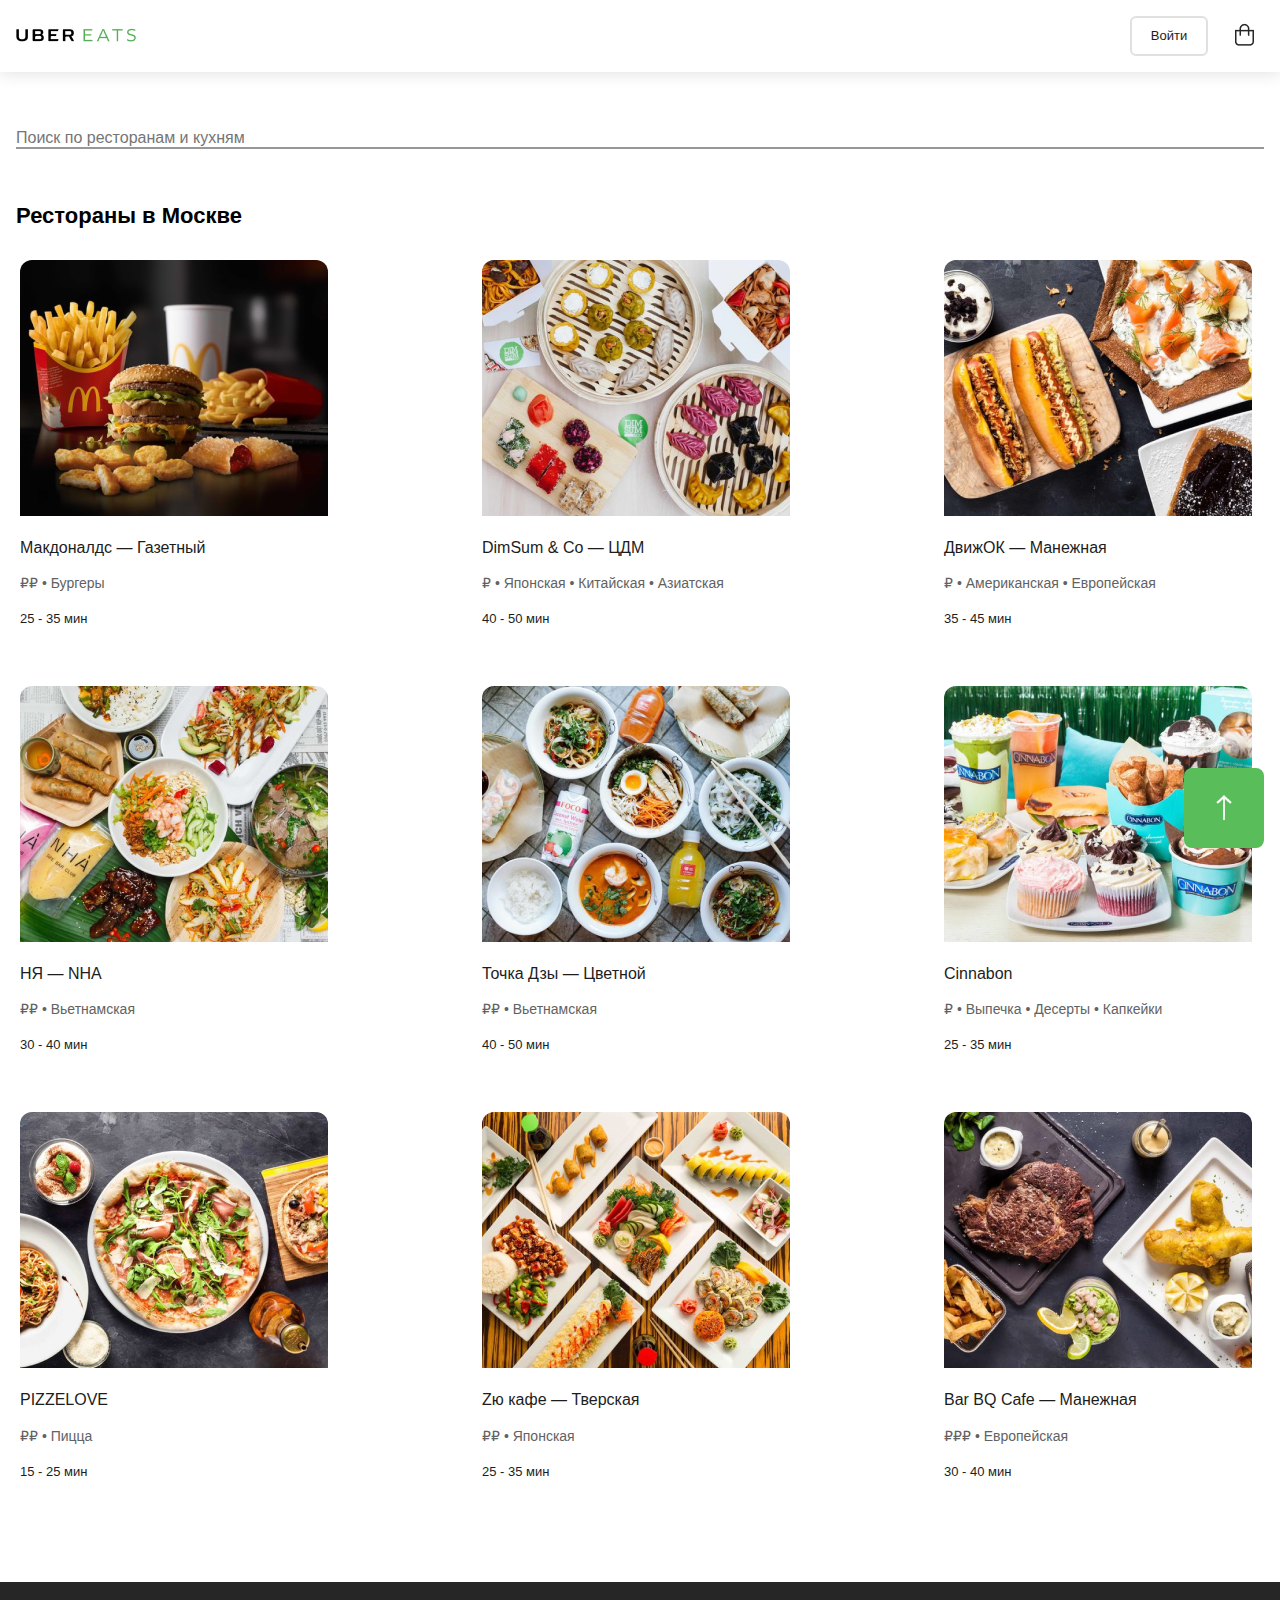
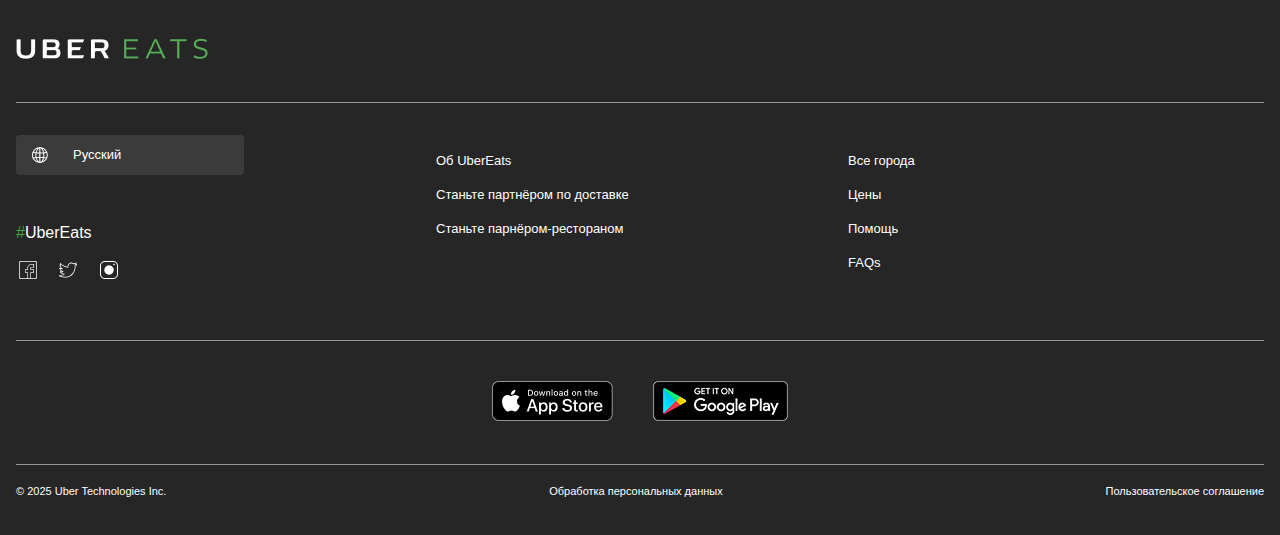
<file: index.html>
<!DOCTYPE html>
<html lang="en">

<head>
    <meta charset="UTF-8">
    <meta name="viewport" content="width=device-width, initial-scale=1.0">
    <link rel="stylesheet" href="styles/styles.css">

    <link rel="apple-touch-icon" sizes="180x180" href="files/source/apple-touch-icon.png">
    <link rel="icon" type="image/png" sizes="32x32" href="files/source/favicon-32x32.png">
    <link rel="icon" type="image/png" sizes="16x16" href="files/source/favicon-16x16.png">

    <title>UBER EATS</title>
</head>



<body>

    <div class="page">


        <!-- Header -->
        <header>
            <div class="container">
                <div class="header">
                    <a class="header-logo" href="#"><img src="images/logo.png" alt="logo"></a>

                    <div class="buttons">
                        <button class="log-in" type="button">Войти</button>
                        <button class="basket" type="button"><img src="images/basket.png" alt="basket"></button>
                    </div>
                </div>
            </div>
        </header>


        <!-- Search -->
        <section>
            <div class="container">
                <div class="search-section">
                    <input class="search-input" type="text" placeholder="Поиск по ресторанам и кухням">
                </div>
            </div>
        </section>


        <!-- Button up -->
        <div class="container">
            <a href="#">
                <button class="button-up"></button>
            </a>
        </div>


        <!-- Cards -->
        <div class="container">
            <h1 class="cards-title">Рестораны в Москве</h1>

            <div class="cards">
                <div class="card">
                    <a class="card-pushkin" href="/pushkin.html"></a>
                    <img class="card-img" src="images/photo-1.png" alt="MC">

                    <h2 class="card-header">Макдоналдс — Газетный</h2>
                    <p class="card-description">₽₽ • Бургеры</p>
                    <p class="card-time">25 - 35 мин</p>
                </div>

                <div class="card">
                    <a class="card-pushkin" href="pushkin.html"></a>
                    <img class="card-img" src="images/photo-2.png" alt="DimSum">

                    <h2 class="card-header">DimSum & Co — ЦДМ</h2>
                    <p class="card-description">₽ • Японская • Китайская • Азиатская</p>
                    <p class="card-time">40 - 50 мин</p>
                </div>

                <div class="card">
                    <a class="card-pushkin" href="pushkin.html"></a>
                    <img class="card-img" src="images/photo-3.png" alt="DvigOk">

                    <h2 class="card-header">ДвижОК — Манежная</h2>
                    <p class="card-description">₽ • Американская • Европейская</p>
                    <p class="card-time">35 - 45 мин</p>
                </div>

                <div class="card">
                    <a class="card-pushkin" href="pushkin.html"></a>
                    <img class="card-img" src="images/photo-4.jpg" alt="NJ">

                    <h2 class="card-header">НЯ — NHA</h2>
                    <p class="card-description">₽₽ • Вьетнамская</p>
                    <p class="card-time">30 - 40 мин</p>
                </div>

                <div class="card">
                    <a class="card-pushkin" href="pushkin.html"></a>
                    <img class="card-img" src="images/photo-5.jpg" alt="TD">

                    <h2 class="card-header">Точка Дзы — Цветной</h2>
                    <p class="card-description">₽₽ • Вьетнамская</p>
                    <p class="card-time">40 - 50 мин</p>
                </div>

                <div class="card">
                    <a class="card-pushkin" href="pushkin.html"></a>
                    <img class="card-img" src="images/photo-6.jpg" alt="DvigOk">

                    <h2 class="card-header">Cinnabon</h2>
                    <p class="card-description">₽ • Выпечка • Десерты • Капкейки</p>
                    <p class="card-time">25 - 35 мин</p>
                </div>

                <div class="card">
                    <a class="card-pushkin" href="pushkin.html"></a>
                    <img class="card-img" src="images/photo-7.jpg" alt="PIZZELOVE">

                    <h2 class="card-header">PIZZELOVE</h2>
                    <p class="card-description">₽₽ • Пицца</p>
                    <p class="card-time">15 - 25 мин</p>
                </div>

                <div class="card">
                    <a class="card-pushkin" href="pushkin.html"></a>
                    <img class="card-img" src="images/photo-8.jpg" alt="Zu">

                    <h2 class="card-header">Zю кафе — Тверская</h2>
                    <p class="card-description">₽₽ • Японская</p>
                    <p class="card-time">25 - 35 мин</p>
                </div>

                <div class="card">
                    <a class="card-pushkin" href="pushkin.html"></a>
                    <img class="card-img" src="images/photo-9.jpg" alt="BBQ">

                    <h2 class="card-header">Bar BQ Cafe — Манежная</h2>
                    <p class="card-description">₽₽₽ • Европейская</p>
                    <p class="card-time">30 - 40 мин</p>
                </div>

            </div>

        </div>


        <!-- Footer -->
        <footer class="footer">
            <div class="container">

                <div class="footer-logo">
                    <a href="#"><img src="/images/footer-logo.png" alt="footer-logo"></a>
                </div>

                <div class="footer-blocks">

                    <div class="footer-block-1">

                        <div class="language-picker">
                            <div class="language-picker-form">
                                <label for="language-picker-select"><img src="/images/world.png" alt="world"></label>
                                <select class="language-form-select">
                                    <option selected>Русский</option>
                                    <option value="1">Английский</option>
                                </select>
                            </div>
                        </div>

                        <div class="uber-eats-txt">
                            <div class="uber-hex">
                                <p>#</p>
                            </div>
                            <div class="uber-txt">
                                <p>UberEats</p>
                            </div>
                        </div>

                        <div class="block-img">

                            <a class="block-img-fb" href="#" target="_blank"><img src="/images/facebook.png"
                                    alt="facebook"></a>
                            <a class="block-img-twit" href="#" target="_blank"><img src="/images/twitter.png"
                                    alt="twitter"></a>
                            <a class="block-img-inst" href="#" target="_blank"><img src="/images/instagram.png"
                                    alt="instagram"></a>
                        </div>
                    </div>

                    <div class="footer-block-2">
                        <div class="block-links-2">
                            <p><a class="block-link" href="#">Об UberEats</a></p>
                            <p><a class="block-link" href="#">Станьте партнёром по доставке</a></p>
                            <p class="last-link"><a class="block-link" href="#">Станьте парнёром-рестораном</a></p>
                        </div>
                    </div>

                    <div class="footer-block-3">
                        <div class="block-links-3">
                            <p class="first-link"><a class="block-link" href="#">Все города</a></p>
                            <p><a class="block-link" href="#">Цены</a></p>
                            <p><a class="block-link" href="#">Помощь</a></p>
                            <p><a class="block-link" href="#">FAQs</a></p>
                        </div>
                    </div>
                </div>

                <div class="stores">
                    <div class="app-store">
                        <a href="#" target="_blank"><img src="/images/App_Store.png" alt="app-store"></a>
                    </div>
                    <div class="google-play">
                        <a href="#" target="_blank"><img src="/images/Google_Play.png" alt="google-play"></a>
                    </div>
                </div>

                <div class="copyrights">
                    <p><a class="copyright-txt" href="#">© 2025 Uber Technologies Inc.</a></p>
                    <p><a class="copyright-txt" href="#">Обработка персональных данных</a></p>
                    <p><a class="copyright-txt" href="#">Пользовательское соглашение</a></p>
                </div>
            </div>
        </footer>
    </div>
</body>

</html>
</file>
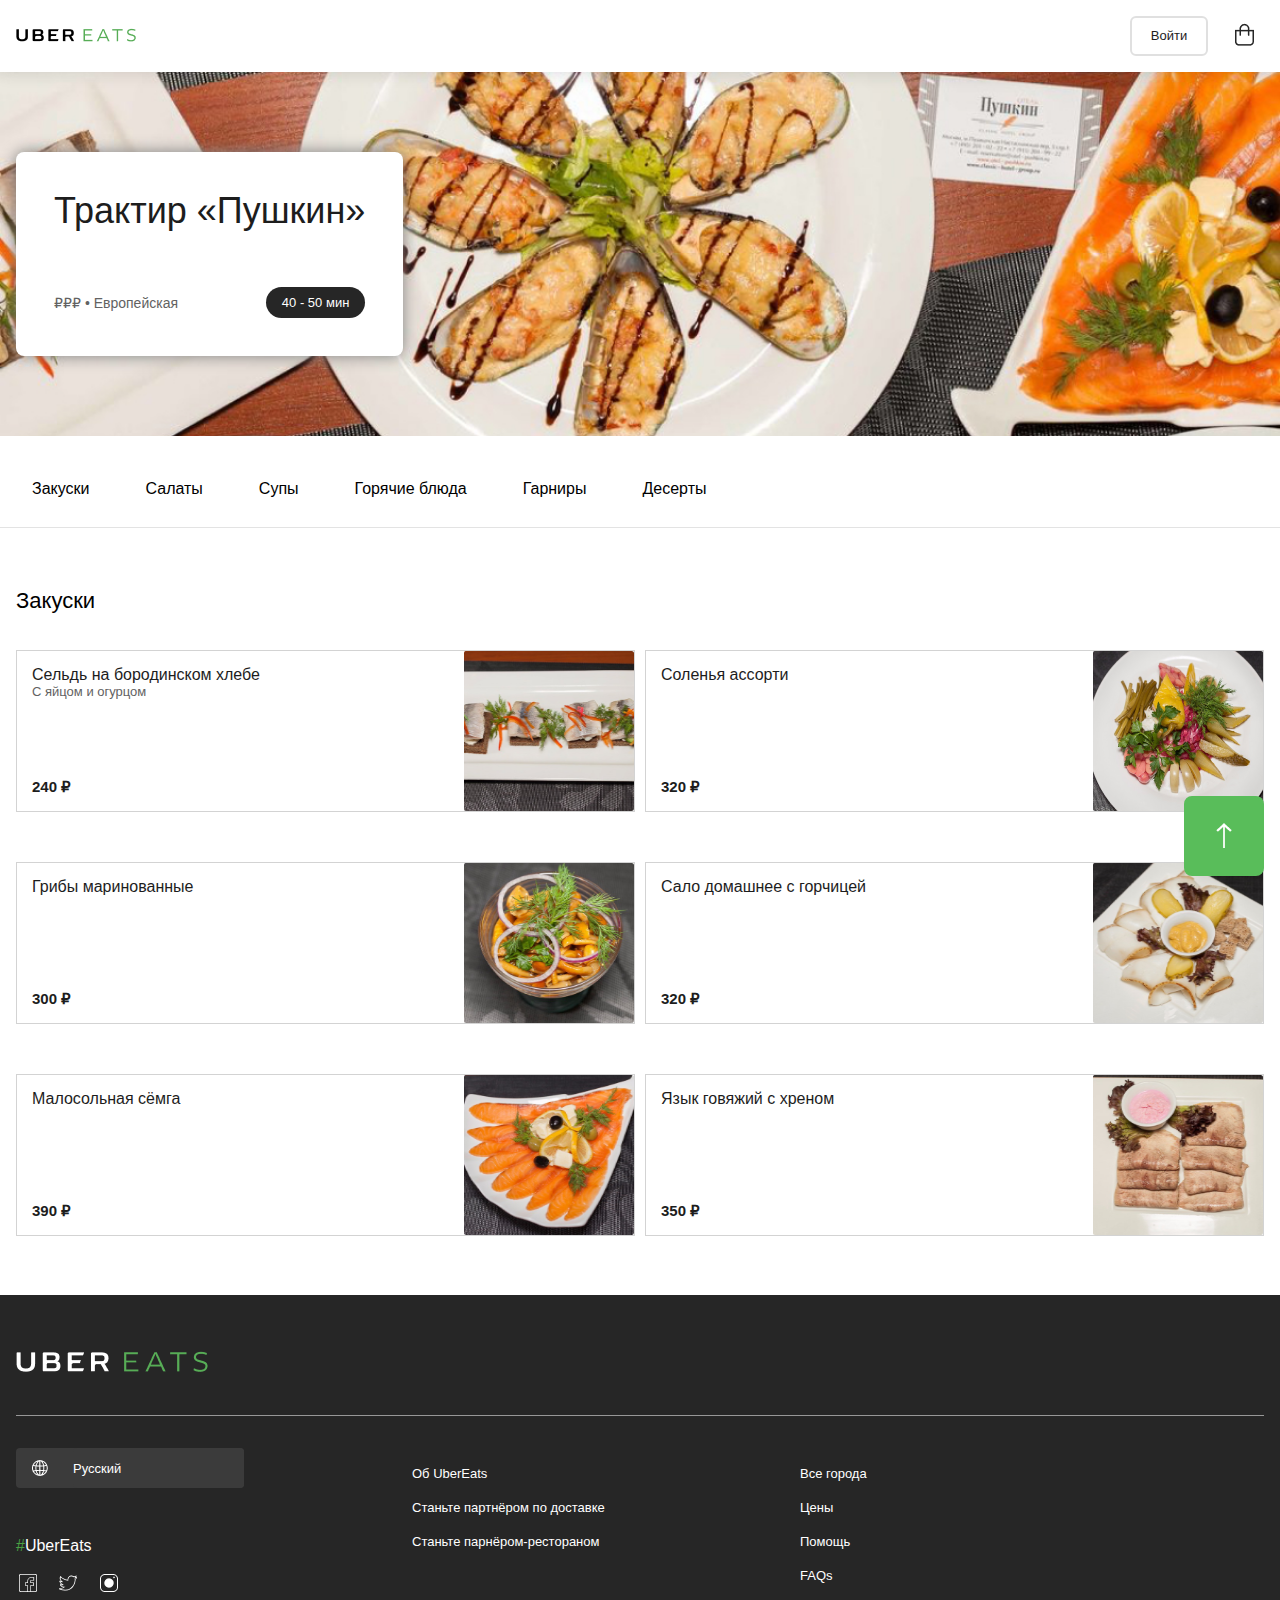
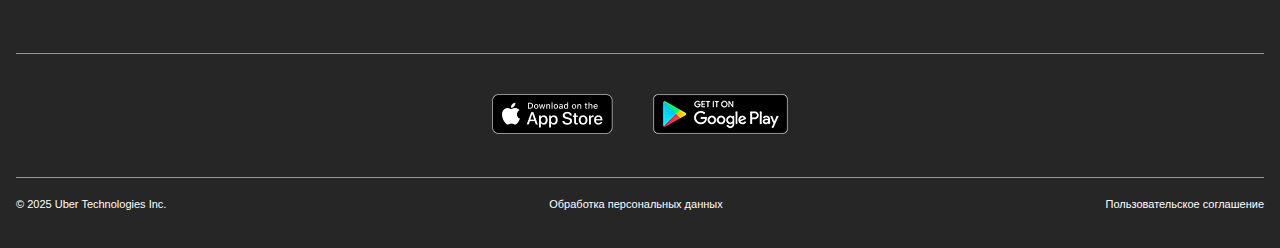
<file: pushkin.html>
<!DOCTYPE html>
<html lang="en">

<head>
    <meta charset="UTF-8">
    <meta name="viewport" content="width=device-width, initial-scale=1.0">
    <link rel="stylesheet" href="styles/pushkin-styles.css">

    <link rel="apple-touch-icon" sizes="180x180" href="files/source/apple-touch-icon.png">
    <link rel="icon" type="image/png" sizes="32x32" href="files/source/favicon-32x32.png">
    <link rel="icon" type="image/png" sizes="16x16" href="files/source/favicon-16x16.png">

    <title>Pushkin</title>
</head>

<body>

    <div class="page">

        <!-- Header -->
        <header>
            <div class="header container">
                <a class="header-logo" href="#"><img src="images/logo.png" alt="logo"></a>

                <div class="buttons">
                    <button class="log-in" type="button">Войти</button>
                    <button class="basket" type="button"><img src="images/basket.png" alt="basket"></button>
                </div>
            </div>
        </header>

        <!-- Button up -->
        <div class="container">
            <a href="#">
                <button class="button-up"></button>
            </a>
        </div>

        <!-- Hero -->
        <div class="hero">
            <div class="container">
                <div class="hero-info">
                    <h1 class="hero-title">Трактир «Пушкин»</h1>
                    <div class="hero-info-footer">
                        <div class="hero-type">₽₽₽ • Европейская</div>
                        <div class="hero-time">40 - 50 мин</div>
                    </div>
                </div>
            </div>
        </div>

        <!-- Tubs -->
        <div class="tubs">

            <input type="radio" name="tab-btn" data-num="0" id="tub-btn-1" value="" checked>
            <input type="radio" name="tab-btn" data-num="1" id="tub-btn-2" value="">
            <input type="radio" name="tab-btn" data-num="2" id="tub-btn-3" value="">
            <input type="radio" name="tab-btn" data-num="3" id="tub-btn-4" value="">
            <input type="radio" name="tab-btn" data-num="4" id="tub-btn-5" value="">
            <input type="radio" name="tab-btn" data-num="5" id="tub-btn-6" value="">

            <div class="tabs-labels container">
                <label id="tab-btn-label-1" data-num=0 for="tab-btn-1">Закуски</label>
                <label id="tab-btn-label-2" data-num=1 for="tab-btn-2">Салаты</label>
                <label id="tab-btn-label-3" data-num=2 for="tab-btn-3">Супы</label>
                <label id="tab-btn-label-4" data-num=3 for="tab-btn-4">Горячие блюда</label>
                <label id="tab-btn-label-5" data-num=4 for="tab-btn-5">Гарниры</label>
                <label id="tab-btn-label-6" data-num=5 for="tab-btn-6">Десерты</label>
            </div>

            <div class="hr-menu"></div>

            <!-- <div class="header-with-arrows">
                <div class="arrow-left-container">
                    <img class="arrow-left" src="assets/arrow-left.svg" alt="&lt;">
                </div>
                <h2 id="header-with-arrows-name">Закуски</h2>
                <div class="arrow-right-container">
                    <img class="arrow-right" src="assets/arrow-right.svg" alt="&lt;">
                </div>
            </div> -->

            <div class="tubs-contents container">
                <div class="tub-content" id="menu-1">
                    <h2 class="tub-content-header">Закуски</h2>
                    <div class="dish-cards">
                        <a class="dish-card" href="#">
                            <div class="dish-desc">
                                <div class="dish-title">
                                    <div class="dish-name">Сельдь на бородинском хлебе</div>
                                    <div class="dish-name-sub">С яйцом и огурцом</div>
                                </div>
                                <div class="dish-price">240 ₽</div>
                            </div>
                            <img class="dish-pic" src="/Pushkin-images/p-photo-2.png" alt="Сельдь на бородинском хлебе">
                        </a>
                        <a href="#" class="dish-card">
                            <div class="dish-desc">
                                <div class="dish-title">
                                    <div class="dish-name">Соленья ассорти</div>
                                </div>
                                <div class="dish-price">320 ₽</div>
                            </div>
                            <img class="dish-pic" src="/Pushkin-images/p-photo-3.png" alt="Соленья ассорти">
                        </a>
                        <a href="#" class="dish-card">
                            <div class="dish-desc">
                                <div class="dish-title">
                                    <div class="dish-name">Грибы маринованные</div>
                                </div>
                                <div class="dish-price">300 ₽</div>
                            </div>
                            <img class="dish-pic" src="/Pushkin-images/p-photo-4.png" alt="Грибы маринованные">
                        </a>
                        <a href="#" class="dish-card">
                            <div class="dish-desc">
                                <div class="dish-title">
                                    <div class="dish-name">Сало домашнее с горчицей</div>
                                </div>
                                <div class="dish-price">320 ₽</div>
                            </div>
                            <img class="dish-pic" src="/Pushkin-images/p-photo-5.png" alt="Сало домашнее с горчицей">
                        </a>
                        <a href="#" class="dish-card">
                            <div class="dish-desc">
                                <div class="dish-title">
                                    <div class="dish-name">Малосольная сёмга</div>
                                    <div class="dish-name-sub"></div>
                                </div>
                                <div class="dish-price">390 ₽</div>
                            </div>
                            <img class="dish-pic" src="/Pushkin-images/p-photo-6.png" alt="Малосольная сёмга">
                        </a>
                        <a href="#" class="dish-card">
                            <div class="dish-desc">
                                <div class="dish-title">
                                    <div class="dish-name">Язык говяжий с хреном</div>
                                </div>
                                <div class="dish-price">350 ₽</div>
                            </div>
                            <img class="dish-pic" src="/Pushkin-images/p-photo-7.png" alt="Язык говяжий с хреном">
                        </a>
                    </div>
                </div>

                <!-- <div class="tub-content" id="menu-2">
                    <h2 class="tub-content-header">Салаты</h2>
                    <div class="dish-cards">
                        <a href="#" class="dish-card">
                            <div class="dish-desc">
                                <div class="dish-title">
                                    <div class="dish-name">Язык говяжий с хреном</div>
                                </div>
                                <div class="dish-price">350 ₽</div>
                            </div>
                            <img class="dish-pic" src="/Pushkin-images/p-photo-7.png" alt="Язык говяжий с хреном">
                        </a>
                        <a href="#" class="dish-card">
                            <div class="dish-desc">
                                <div class="dish-title">
                                    <div class="dish-name">Соленья ассорти</div>
                                </div>
                                <div class="dish-price">320 ₽</div>
                            </div>
                            <img class="dish-pic" src="/Pushkin-images/p-photo-3.png" alt="Соленья ассорти">
                        </a>
                        <a class="dish-card" href="#">
                            <div class="dish-desc">
                                <div class="dish-title">
                                    <div class="dish-name">Сельдь на бородинском хлебе</div>
                                    <div class="dish-name-sub">С яйцом и огурцом</div>
                                </div>
                                <div class="dish-price">240 ₽</div>
                            </div>
                            <img class="dish-pic" src="/Pushkin-images/p-photo-2.png" alt="Сельдь на бородинском хлебе">
                        </a>
                        <a href="#" class="dish-card">
                            <div class="dish-desc">
                                <div class="dish-title">
                                    <div class="dish-name">Грибы маринованные</div>
                                </div>
                                <div class="dish-price">300 ₽</div>
                            </div>
                            <img class="dish-pic" src="/Pushkin-images/p-photo-4.png" alt="Грибы маринованные">
                        </a>
                        <a href="#" class="dish-card">
                            <div class="dish-desc">
                                <div class="dish-title">
                                    <div class="dish-name">Сало домашнее с горчицей</div>
                                </div>
                                <div class="dish-price">320 ₽</div>
                            </div>
                            <img class="dish-pic" src="/Pushkin-images/p-photo-5.png" alt="Сало домашнее с горчицей">
                        </a>
                        <a href="#" class="dish-card">
                            <div class="dish-desc">
                                <div class="dish-title">
                                    <div class="dish-name">Малосольная сёмга</div>
                                    <div class="dish-name-sub"></div>
                                </div>
                                <div class="dish-price">390 ₽</div>
                            </div>
                            <img class="dish-pic" src="/Pushkin-images/p-photo-6.png" alt="Малосольная сёмга">
                        </a>

                    </div>
                </div> -->

            </div>
        </div>


        <!-- Footer -->
        <footer class="footer">
            <div class="container">

                <div class="footer-logo">
                    <a href="#"><img src="/images/footer-logo.png" alt="footer-logo"></a>
                </div>

                <div class="footer-blocks">

                    <div class="footer-block-1">

                        <div class="language-picker">
                            <div class="language-picker-form">
                                <label for="language-picker-select"><img src="/images/world.png" alt="world"></label>
                                <select class="language-form-select">
                                    <option selected>Русский</option>
                                    <option value="1">Английский</option>
                                </select>
                            </div>
                        </div>

                        <div class="uber-eats-txt">
                            <div class="uber-hex">
                                <p>#</p>
                            </div>
                            <div class="uber-txt">
                                <p>UberEats</p>
                            </div>
                        </div>

                        <div class="block-img">

                            <a class="block-img-fb" href="#" target="_blank"><img src="/images/facebook.png"
                                    alt="facebook"></a>
                            <a class="block-img-twit" href="#" target="_blank"><img src="/images/twitter.png"
                                    alt="twitter"></a>
                            <a class="block-img-inst" href="#" target="_blank"><img src="/images/instagram.png"
                                    alt="instagram"></a>
                        </div>
                    </div>

                    <div class="footer-block-2">
                        <div class="block-links-2">
                            <p><a class="block-link" href="#">Об UberEats</a></p>
                            <p><a class="block-link" href="#">Станьте партнёром по доставке</a></p>
                            <p class="last-link"><a class="block-link" href="#">Станьте
                                    парнёром-рестораном</a></p>
                        </div>
                    </div>

                    <div class="footer-block-3">
                        <div class="block-links-3">
                            <p class="first-link"><a class="block-link" href="#">Все города</a></p>
                            <p><a class="block-link" href="#">Цены</a></p>
                            <p><a class="block-link" href="#">Помощь</a></p>
                            <p><a class="block-link" href="#">FAQs</a></p>
                        </div>
                    </div>
                </div>

                <div class="stores">
                    <div class="app-store">
                        <a href="#" target="_blank"><img src="/images/App_Store.png" alt="app-store"></a>
                    </div>
                    <div class="google-play">
                        <a href="#" target="_blank"><img src="/images/Google_Play.png" alt="google-play"></a>
                    </div>
                </div>

                <div class="copyrights">
                    <p><a class="copyright-txt" href="#">© 2025 Uber Technologies Inc.</a></p>
                    <p><a class="copyright-txt" href="#">Обработка персональных данных</a></p>
                    <p><a class="copyright-txt" href="#">Пользовательское соглашение</a></p>
                </div>
            </div>
        </footer>


    </div>

    </div>

    </div>

    </div>





    </div>




    <!-- <section>


        <div class="tabs-contents container">
            <div id="menu-1" class="tab-content">
                <h2 class="header">Закуски</h2>
                <div class="dish-cards">
                    <a href="#" class="dish-card">
                        <div class="dish-desc">
                            <div class="dish-title">
                                <div class="dish-name">Сельдь на бородинском хлебе</div>
                                <div class="dish-name-sub">С яйцом и огурцом</div>
                            </div>
                            <div class="dish-price">240</div>
                        </div>
                        <img class="dish-pic" src="/Pushkin-images/p-photo-2.png" alt="Сельдь на бородинском хлебе">
                    </a>
                    <a href="#" class="dish-card">
                        <div class="dish-desc">
                            <div class="dish-title">
                                <div class="dish-name">Соленья ассорти</div>
                            </div>
                            <div class="dish-price">320</div>
                        </div>
                        <img class="dish-pic" src="/Pushkin-images/p-photo-3.png" alt="Соленья ассорти">
                    </a>
                    <a href="#" class="dish-card">
                        <div class="dish-desc">
                            <div class="dish-title">
                                <div class="dish-name">Грибы маринованные</div>
                            </div>
                            <div class="dish-price">300</div>
                        </div>
                        <img class="dish-pic" src="/Pushkin-images/p-photo-4.png" alt="Грибы маринованные">
                    </a>
                    <a href="#" class="dish-card">
                        <div class="dish-desc">
                            <div class="dish-title">
                                <div class="dish-name">Сало домашнее с горчицей</div>
                            </div>
                            <div class="dish-price">320</div>
                        </div>
                        <img class="dish-pic" src="/Pushkin-images/p-photo-5.png" alt="Сало домашнее с горчицей">
                    </a>
                    <a href="#" class="dish-card">
                        <div class="dish-desc">
                            <div class="dish-title">
                                <div class="dish-name">Малосольная сёмга</div>
                                <div class="dish-name-sub"></div>
                            </div>
                            <div class="dish-price">390</div>
                        </div>
                        <img class="dish-pic" src="/Pushkin-images/p-photo-6.png" alt="Малосольная сёмга">
                    </a>
                    <a href="#" class="dish-card">
                        <div class="dish-desc">
                            <div class="dish-title">
                                <div class="dish-name">Язык говяжий с хреном</div>
                            </div>
                            <div class="dish-price">350</div>
                        </div>
                        <img class="dish-pic" src="/Pushkin-images/p-photo-7.png" alt="Язык говяжий с хреном">
                    </a>
                </div>
            </div>
        </div>
    </section>



    <footer class="footer">
        <div class="container">
            <div>
                <div class="pt-5 pb-3">
                    <a href="#"><img src="/images/footer-logo.png" alt="footer-logo"></a>
                </div>
            </div>
            <div class="border-top py-4">
                <div class="row fs-5">
                    <div class="col-lg-4 col-md-4 col-xs-12">
                        <div class="language-picker">
                            <div class="language-picker-form">
                                <label for="language-picker-select"><img src="/images/world.png" alt="world"></label>
                                <select class="form-select" aria-label="Default select example">
                                    <option selected>Русский</option>
                                    <option value="1">Английский</option>
                                </select>
                            </div>
                        </div>
                        <div class="block-img">
                            <div class="uber-eats-txt">
                                <div class="uber-hex">
                                    <h4>#</h4>
                                </div>
                                <div class="uber-txt">
                                    <h4>UberEats</h4>
                                </div>
                            </div>
                        </div>
                        <div class="social-med">
                            <div class="facebook">
                                <a href="#" target="_blank"><img src="/images/facebook.png" alt="fb"></a>
                            </div>
                            <div class="twitter">
                                <a href="#" target="_blank"><img src="/images/twitter.png" alt="twitter"></a>
                            </div>
                            <div class="instagram">
                                <a href="#" target="_blank"><img src="/images/instagram.png" alt="instagram"></a>
                            </div>
                        </div>
                    </div>

                    <div class="col-lg-4 col-md-4 col-xs-12">
                        <ul class="nav flex-column">
                            <li class="nav-item mb-3"><a href="#" class="nav-link p-0">Об
                                    UberEats</a></li>
                            <li class="nav-item mb-3"><a href="#" class="nav-link p-0">Станьте
                                    партнёром по доставке</a></li>
                            <li class="nav-item mb-3"><a href="#" class="nav-link p-0">Станьте
                                    парнёром-рестораном</a></li>
                        </ul>
                    </div>

                    <div class="col-lg-3 col-md-4 col-xs-12 pb-4">
                        <ul class="nav flex-column">
                            <li class="nav-item mb-3"><a href="#" class="nav-link p-0">Все
                                    города</a></li>
                            <li class="nav-item mb-3"><a href="#" class="nav-link p-0">Цены</a></li>
                            <li class="nav-item mb-3"><a href="#" class="nav-link p-0">Помощь</a>
                            </li>
                            <li class="nav-item mb-3"><a href="#" class="nav-link p-0">FAQs</a></li>
                        </ul>
                    </div>
                </div>

                <div class="border-top">
                    <div class="d-flex align-items-center justify-content-center mb-5 mt-5">
                        <div class="app-store">
                            <a href="#" target="_blank"><img src="/images/App_Store.png" alt="app-store"></a>
                        </div>
                        <div class="google-play">
                            <a href="#" target="_blank"><img src="/images/Google_Play.png" alt="google-play"></a>
                        </div>

                    </div>

                    <div class="border-top pt-4 pb-1">
                        <div class="row fs-6">
                            <div class="col-lg-4 col-md-4 col-xs-12">
                                <p class="copyrights">© 2025 Uber Technologies Inc.</p>
                            </div>
                            <div class="col-lg-4 col-md-4 col-xs-12">
                                <p class="copyrights"><a href="#" class="nav-link p-0">Обработка персональных данных</a>
                                </p>
                            </div>
                            <div class="col-lg-4 col-md-4 col-xs-12">
                                <p class="copyrights">Пользовательское соглашение</p>
                            </div>
                        </div>
                    </div>
                </div>
    </footer> -->


</body>

</html>
</file>
<file: styles/styles.css>
body {
    margin: 0;
    width: 100%;

    font-family: Roboto, sans-serif;
}

.container {
    max-width: 1440px;
    width: 100%;
}


/* Header */

header {
    position: fixed;
    top: 0;
    left: 0;
    width: 100%;
    height: 72px;

    background: #FFFFFF;
    box-shadow: 0px 0px 16px rgba(38, 38, 38, 0.16);

    z-index: 1;
}

.header {
    display: flex;
    justify-content: space-between;
    flex-direction: row;
}

.header-logo {
    margin-top: 28px;

    transition: all 0.3s linear;
}

.header-logo:hover {
    transform: scale(1.1);
    transition: all 0.3s linear;
}

.log-in {
    margin: 16px;
    width: 78px;
    height: 40px;

    border: 2px solid #E0E0E0;
    border-radius: 6px;
    background-color: #FFFFFF;
    color: #1D1D1D;
    text-align: center;
    font-weight: 500;
    font-size: 13px;
    line-height: 24px;

    cursor: pointer;
    transition: all 0.3s linear;
}

.log-in:hover {
    border-color: #57AD56;
    border-radius: 12px;

    transition: all 0.3s linear;
}

.buttons {
    display: flex;
    justify-content: baseline;
}

.basket {
    width: 40px;
    height: 40px;
    margin-top: 16px;

    border-style: none;
    background-color: #FFFFFF;

    cursor: pointer;
    transition: all 0.3s linear;
}

.basket:hover {
    transition: all 0.3s linear;
    transform: scale(1.1);
}


/* Search */

.search-section {
    width: 100%;
    margin-top: 104px;
    margin-bottom: 54px;
}

.search-input {
    width: 100%;
    padding: 15px 0 0;
    margin-top: 10px;

    border: 0;
    border-bottom: 2px solid #979797;
    outline: 0;
    font-size: 16px;
    color: #757575;
    background-color: transparent;
}

.search-input:focus {
    padding-bottom: 6px;

    font-weight: 400;
    border-width: 3px;
    border-color: #57AD56;

    transition: border-color 0.2s;
}


/* Button up */

.button-up {
    width: 80px;
    height: 80px;
    bottom: 24px;
    right: 16px;

    border-radius: 8px;
    border-color: #59BD5A;
    background-image: url("/images/btn-up.png");
    background-repeat: no-repeat;
    background-position: center;
    border-width: 3px;
    background-color: transparent;
    box-shadow: none;
    border-style: solid;
    position: fixed;
    z-index: 1;

    transition: all 0.3s linear;
}

.button-up:hover {
    border-radius: 12px;
    background-color: #57AD56;
    background-image: url("/images/Shape.png");

    z-index: 1;

    cursor: pointer;
    transition: all 0.3s linear;
}


/* Cards */

.cards-title {
    font-size: 22px;
}

/* .container>.cards {
    padding-left: 0;
    padding-right: 0;
} */

.cards {
    display: flex;
    flex-direction: row;
    justify-content: space-between;
    flex-wrap: wrap;
    align-content: space-between;
}

.card {
    width: 100%;
    max-width: 308px;
    height: auto;
    margin-top: 16px;
    margin-right: 16px;
    margin-bottom: 8px;
    border-radius: 12px;
    padding-bottom: 20px;
    padding-left: 4px;

    background-color: #FFFFFF;

    transition: all 0.3s linear;
}

.card:hover {
    z-index: 0;

    background-color: rgba(117, 117, 117, 0.04);

    transform: scale(1.1);
    transition: all 0.3s linear;
    cursor: pointer;
}

.card-img {
    border-radius: 12px 12px 0 0;
}

.card-header {
    margin-top: 16px;

    font-weight: 400;
    font-size: 16px;
    line-height: 24px;
    color: #1D1D1D;
}

.card-description {
    margin-top: 4px;

    font-weight: 400;
    font-size: 14px;
    line-height: 21px;
    color: #626262;
}

.card-time {
    margin-top: 4px;

    font-weight: 400;
    font-size: 13px;
    line-height: 21px;
    color: #1D1D1D;
}


/* Footer */

.footer {
    margin-top: 59px;
    background-color: #262626;
    color: #FFFFFF;
    border-color: #FFFFFF;
}

.footer-logo {
    padding: 56px 0 39px 0;

    border-bottom: 1px solid #979797;
}

.footer-blocks {
    margin-top: 32px;
    display: flex;
    flex-direction: row;

    border-bottom: 1px solid #979797;
}

label {
    padding: 12px 0 0 16px;
}

.language-form-select {
    width: 171px;
    height: 40px;
    display: flex;
    flex-direction: row;
    justify-content: space-between;
    padding-right: 16px;

    background-color: #3b3b3b;
    border-style: none;
    border-radius: 4px;
    font-weight: 400;
    font-size: 13px;
    line-height: 15px;
    color: #FFFFFF;

    cursor: pointer;
    appearance: none;
}

.language-picker-form {
    width: 228px;
    height: 40px;
    display: flex;
    flex-direction: row;
    justify-content: space-between;

    background-color: #3b3b3b;
    border-style: none;
    border-radius: 4px;
}

.uber-eats-txt {
    display: flex;
    flex-direction: row;
    margin-top: 32px;
}

.uber-hex {
    font-weight: 400;
    font-size: 16px;
    line-height: 19px;
    color: #49A144;
}

.uber-txt {
    font-weight: 400;
    font-size: 16px;
    line-height: 19px;
    color: #FFFFFF;
}

.block-img {
    margin-bottom: 54px;
}

.block-img-fb,
.block-img-twit,
.block-img-inst {
    width: 24px;
    height: 24px;

    padding: 17px 12px 0 0;
}


.block-links-2,
.block-links-3 {
    width: 220px;
    margin-left: 192px;
    padding: 0;
}


.block-link {
    font-size: 13px;
    color: #FFFFFF;

    text-decoration: none;
}

.stores {
    display: flex;
    flex-direction: row;
    justify-content: center;
    padding: 40px 0 39px 0;

    border-bottom: 1px solid #979797;

}

.app-store {
    margin-right: 40px;
}

.copyrights {
    display: flex;
    flex-direction: row;
    justify-content: space-between;
    padding-bottom: 20px;
}

.copyright-txt {
    color: #FFFFFF;
    font-size: 11px;
    text-decoration: none;
}

*,
*::before,
*::after {
    box-sizing: border-box;
}

@media screen and (max-width: 1440px) {
    .container {
        width: 100%;
        max-width: 1440px;
        margin: 0 auto;
        padding: 0 16px;
    }

    .button-up {
        right: 16px;
        bottom: 52px;
    }

    /* .footer-blocks {
        display: flex;
        justify-content: space-between;
    } */
}

@media screen and (max-width: 1024px) {
    .container {
        width: 100%;
        max-width: 1024px;
        padding: 0 16px;
    }

    .button-up {
        right: 16px;
        bottom: 52px;
    }

    .cards {
        width: 100%;
        justify-content: space-between;
        padding: 0 auto;
    }

    .card {
        width: 100%;
        max-width: 308px;
        margin-bottom: 14px;
    }

    .card-img {
        width: 100%;
        height: auto;
        border-radius: 12px 12px 0 0;
    }

    .uber-eats-txt {
        margin: 16px 0 32px 0;
    }

    .block-img {
        margin-bottom: 30px;
    }

    .block-links-2,
    .block-links-3 {
        margin-left: 120px;
        padding: 0;
    }
}

@media screen and (max-width: 768px) {
    .container {
        width: 100%;
        max-width: 768px;
        padding: 0 16px;
    }

    .button-up {
        right: 16px;
        bottom: 74px;
    }

    .cards {
        width: 100%;
        justify-content: space-between;
    }

    .card {
        width: 100%;
        max-width: 340px;
        margin-bottom: 14px;
    }

    .card-img {
        width: 100%;
        height: auto;
        border-radius: 12px 12px 0 0;
    }

    .uber-eats-txt {
        margin: 16px 0 32px 0;
    }

    .block-img {
        margin-bottom: 30px;
    }

    .block-links-2,
    .block-links-3 {
        padding: 0;
    }

    .block-links-2,
    .block-links-3>p {
        margin: 20px;
    }

    .block-links-3 {
        width: 100px;
        margin: 0;
    }

    .first-link {
        width: 100px;
    }

    .copyrights>p {
        margin: 40px 0;
    }
}

@media screen and (max-width: 425px) {
    .container {
        width: 100%;
        max-width: 425px;
        padding: 0 16px;
    }

    .basket {
        display: none;
    }

    .button-up {
        right: 16px;
        bottom: 16px;
        width: 64px;
        height: 64px;
    }

    .card {
        max-width: 100%;
        margin-bottom: 14px;
        height: auto;
    }

    .card-img {
        width: 100%;
        height: auto;
        border-radius: 12px 12px 0 0;
    }

    .footer-blocks {
        flex-direction: column;
        align-items: left;
        text-align: left;
    }

    .uber-eats-txt {
        margin: 16px 0 32px 0;
    }

    .block-img {
        margin-bottom: 30px;
    }

    .block-links-2 {
        margin: 0;
    }

    .block-links-3 p {
        margin-left: 0;
    }

    .last-link {
        margin-bottom: 0;
    }

    .first-link {
        margin-top: 0;
    }

    .copyrights {
        flex-direction: column;
        text-align: left;
        padding-bottom: 20px;
    }

    .copyrights>p {
        margin: 10px 0;
    }
}

/* @media screen and (max-width: 375px) {
    .container {
        width: 100%;
        padding: 0 16px;
    }

    .basket {
        display: none;
    }

    .button-up {
        right: 16px;
        bottom: 16px;
        width: 64px;
        height: 64px;
    }

    .card {
        max-width: 100%;
        margin: 0 0 14px 0;
        height: auto;
    }

    .card-img {
        width: 100%;
        height: auto;
        border-radius: 12px 12px 0 0;
    }

    .footer-blocks {
        flex-direction: column;
        align-items: left;
        text-align: left;
    }

    .uber-eats-txt {
        margin: 16px 0 32px 0;
    }

    .block-img {
        margin-bottom: 30px;
    }

    .block-links-2,
    .block-links-3 {
        padding: 0;
    }

    .block-links-2,
    .block-links-3,
    .copyrights>p {
        margin: 10px;
    }

    .last-link {
        margin-bottom: 0;
    }

    .first-link {
        margin-top: 0;
    }

    .copyrights {
        flex-direction: column;
        text-align: left;
        padding-bottom: 20px;
    }
}

@media screen and (max-width: 320px) {
    .container {
        width: 100%;
        padding: 0 16px;
    }

    .basket {
        display: none;
    }

    .button-up {
        right: 16px;
        bottom: 16px;
        width: 64px;
        height: 64px;
    }

    .card {
        max-width: 100%;
        margin: 0 0 14px 0;
        height: auto;
    }

    .card-img {
        width: 100%;
        height: auto;
        border-radius: 12px 12px 0 0;
    }

    .footer-blocks {
        flex-direction: column;
        align-items: left;
        text-align: left;
    }

    .uber-eats-txt {
        margin: 16px 0 32px 0;
    }

    .block-img {
        margin-bottom: 30px;
    }

    .block-links-2,
    .block-links-3 {
        padding: 0;
    }

    .block-links-2,
    .block-links-3,
    .copyrights>p {
        margin: 10px;
    }

    .last-link {
        margin-bottom: 0;
    }

    .first-link {
        margin-top: 0;
    }

    .copyrights {
        flex-direction: column;
        text-align: left;
        padding-bottom: 20px;
    }
} */
</file>
<file: styles/pushkin-styles.css>
:root {
    --max-width: 1124px;

    --grid-gap-rest-x: 10px;
    --grid-gap-rest-y: 50px;
}


body {
    margin: 0;
    width: 100%;

    font-family: Roboto, sans-serif;
}

.container {
    width: 100%;
    /* max-width: 1124px; */
    margin: 0 auto;
    padding: 0 16px;
    box-sizing: border-box;
}



/* Header */

header {
    position: sticky;
    top: 0;
    left: 0;
    max-width: 100%;

    background: #FFFFFF;
    box-shadow: 0px 0px 16px rgba(38, 38, 38, 0.16);

    z-index: 1000;
}

.header {
    height: 72px;
    display: flex;
    justify-content: space-between;
    flex-direction: row;
}

.header-logo {
    margin-top: 28px;

    transition: all 0.3s linear;
}

.header-logo:hover {
    transform: scale(1.1);
    transition: all 0.3s linear;
}

.log-in {
    margin: 16px;
    width: 78px;
    height: 40px;

    border: 2px solid #E0E0E0;
    border-radius: 6px;
    background-color: #FFFFFF;
    color: #1D1D1D;
    text-align: center;
    font-weight: 500;
    font-size: 13px;
    line-height: 24px;

    cursor: pointer;
    transition: all 0.3s linear;
}

.log-in:hover {
    border-color: #57AD56;
    border-radius: 12px;

    transition: all 0.3s linear;
}

.buttons {
    display: flex;
    justify-content: baseline;
}

.basket {
    width: 40px;
    height: 40px;
    margin-top: 16px;

    border-style: none;
    background-color: #FFFFFF;

    cursor: pointer;
    transition: all 0.3s linear;
}

.basket:hover {
    transition: all 0.3s linear;
    transform: scale(1.1);
}

/* Button up */

.button-up {
    width: 80px;
    height: 80px;
    bottom: 24px;
    right: 16px;

    border-radius: 8px;
    border-color: #59BD5A;
    background-image: url("/images/btn-up.png");
    background-repeat: no-repeat;
    background-position: center;
    border-width: 3px;
    background-color: transparent;
    box-shadow: none;
    border-style: solid;
    position: fixed;
    z-index: 1;

    transition: all 0.3s linear;
}

.button-up:hover {
    border-radius: 12px;
    background-color: #57AD56;
    background-image: url("/images/Shape.png");

    z-index: 1;

    cursor: pointer;
    transition: all 0.3s linear;
}

/* Hero */

.hero {
    height: 364px;
    padding-top: 80px;
    margin: 0 auto;

    background: url(/Pushkin-images/p-photo-1.jpg) no-repeat;
    background-size: cover;
    background-position: center;

}

.hero-info {
    width: fit-content;
    height: 204px;
    padding: 38px;
    display: flex;
    flex-flow: column nowrap;
    justify-content: space-between;

    background-color: #FFFFFF;
    box-shadow: 0 0 16px 0 grey;
    border-radius: 8px;
}


.hero-title {
    margin: 0;

    font-size: 36px;
    font-weight: 300;
    color: #1D1D1D;
}

.hero-info-footer {
    display: flex;
    justify-content: space-between;
    align-items: center;
}

.hero-type {
    font-size: 14px;
    color: #626262;
}

.hero-time {
    padding: 8px 16px;
    font-size: 13px;
    line-height: 15px;
    color: #FFFFFF;

    border-radius: 20px;
    background-color: #262626;
}

/* Tubs */

.tubs > input {
    display: none;
}

.tabs-labels {
    margin-top: 32px;
    margin-bottom: 29px;
    display: flex;
    flex-wrap: row wrap;
    column-gap: 40px;
    row-gap: 15px;

    font-size: 16px;
}

.hr-menu {
    height: 1px;
    background-color: #757575;
    opacity: 20%;
}


.tub-content-header {
    margin-top: 56px;
    margin-bottom: 32px;

    font-size: 22px;
    font-weight: 400;
    line-height: 34px;
}

.dish-cards {
    display: grid;
    grid-template-columns: 1fr 1fr;
    grid-gap: var(--grid-gap-rest-y) var(--grid-gap-rest-x);
}

a {
    text-decoration: none;
    color: inherit;
}

.dish-card {
    display: flex;
    justify-content: space-between;

    border: 1px solid lightgray;
}

.dish-desc {
    padding: 15px;
    width: 100%;
    display: flex;
    flex-flow: column;
    justify-content: space-between;
}


.dish-name {
    font-size: 16px;
    color: #1D1D1D;
}

.dish-name-sub {
    font-size: 13px;
    color: #626262;
}

.dish-price {
    font-size: 15px;
    font-weight: bold;
    color: #1D1D1D;
}

.dish-pic {
object-fit: cover;
}


/* Footer */

.footer {
    margin-top: 59px;
    background-color: #262626;
    color: #FFFFFF;
    border-color: #FFFFFF;
}

.footer-logo {
    padding: 56px 0 39px 0;

    border-bottom: 1px solid #979797;
}

.footer-blocks {
    margin-top: 32px;
    display: flex;
    flex-direction: row;

    border-bottom: 1px solid #979797;
}

label {
    padding: 12px 0 0 16px;
}

.language-form-select {
    width: 171px;
    height: 40px;
    display: flex;
    flex-direction: row;
    justify-content: space-between;
    padding-right: 16px;

    background-color: #3b3b3b;
    border-style: none;
    border-radius: 4px;
    font-weight: 400;
    font-size: 13px;
    line-height: 15px;
    color: #FFFFFF;

    cursor: pointer;
    appearance: none;
}

.language-picker-form {
    width: 228px;
    height: 40px;
    display: flex;
    flex-direction: row;
    justify-content: space-between;

    background-color: #3b3b3b;
    border-style: none;
    border-radius: 4px;
}

.uber-eats-txt {
    display: flex;
    flex-direction: row;
    margin-top: 32px;
}

.uber-hex {
    font-weight: 400;
    font-size: 16px;
    line-height: 19px;
    color: #49A144;
}

.uber-txt {
    font-weight: 400;
    font-size: 16px;
    line-height: 19px;
    color: #FFFFFF;
}

.block-img {
    margin-bottom: 54px;
}

.block-img-fb,
.block-img-twit,
.block-img-inst {
    width: 24px;
    height: 24px;

    padding: 17px 12px 0 0;
}


.block-links-2,
.block-links-3 {
    width: 220px;
    margin-left: 168px;
    padding: 0;
}


.block-link {
    font-size: 13px;
    color: #FFFFFF;

    text-decoration: none;
}

.stores {
    display: flex;
    flex-direction: row;
    justify-content: center;
    padding: 40px 0 39px 0;

    border-bottom: 1px solid #979797;

}

.app-store {
    margin-right: 40px;
}

.copyrights {
    display: flex;
    flex-direction: row;
    justify-content: space-between;
    padding-bottom: 20px;
}

.copyright-txt {
    color: #FFFFFF;
    font-size: 11px;
    text-decoration: none;
}

/* Media */




*,
*::before,
*::after {
    box-sizing: border-box;
}
</file>
